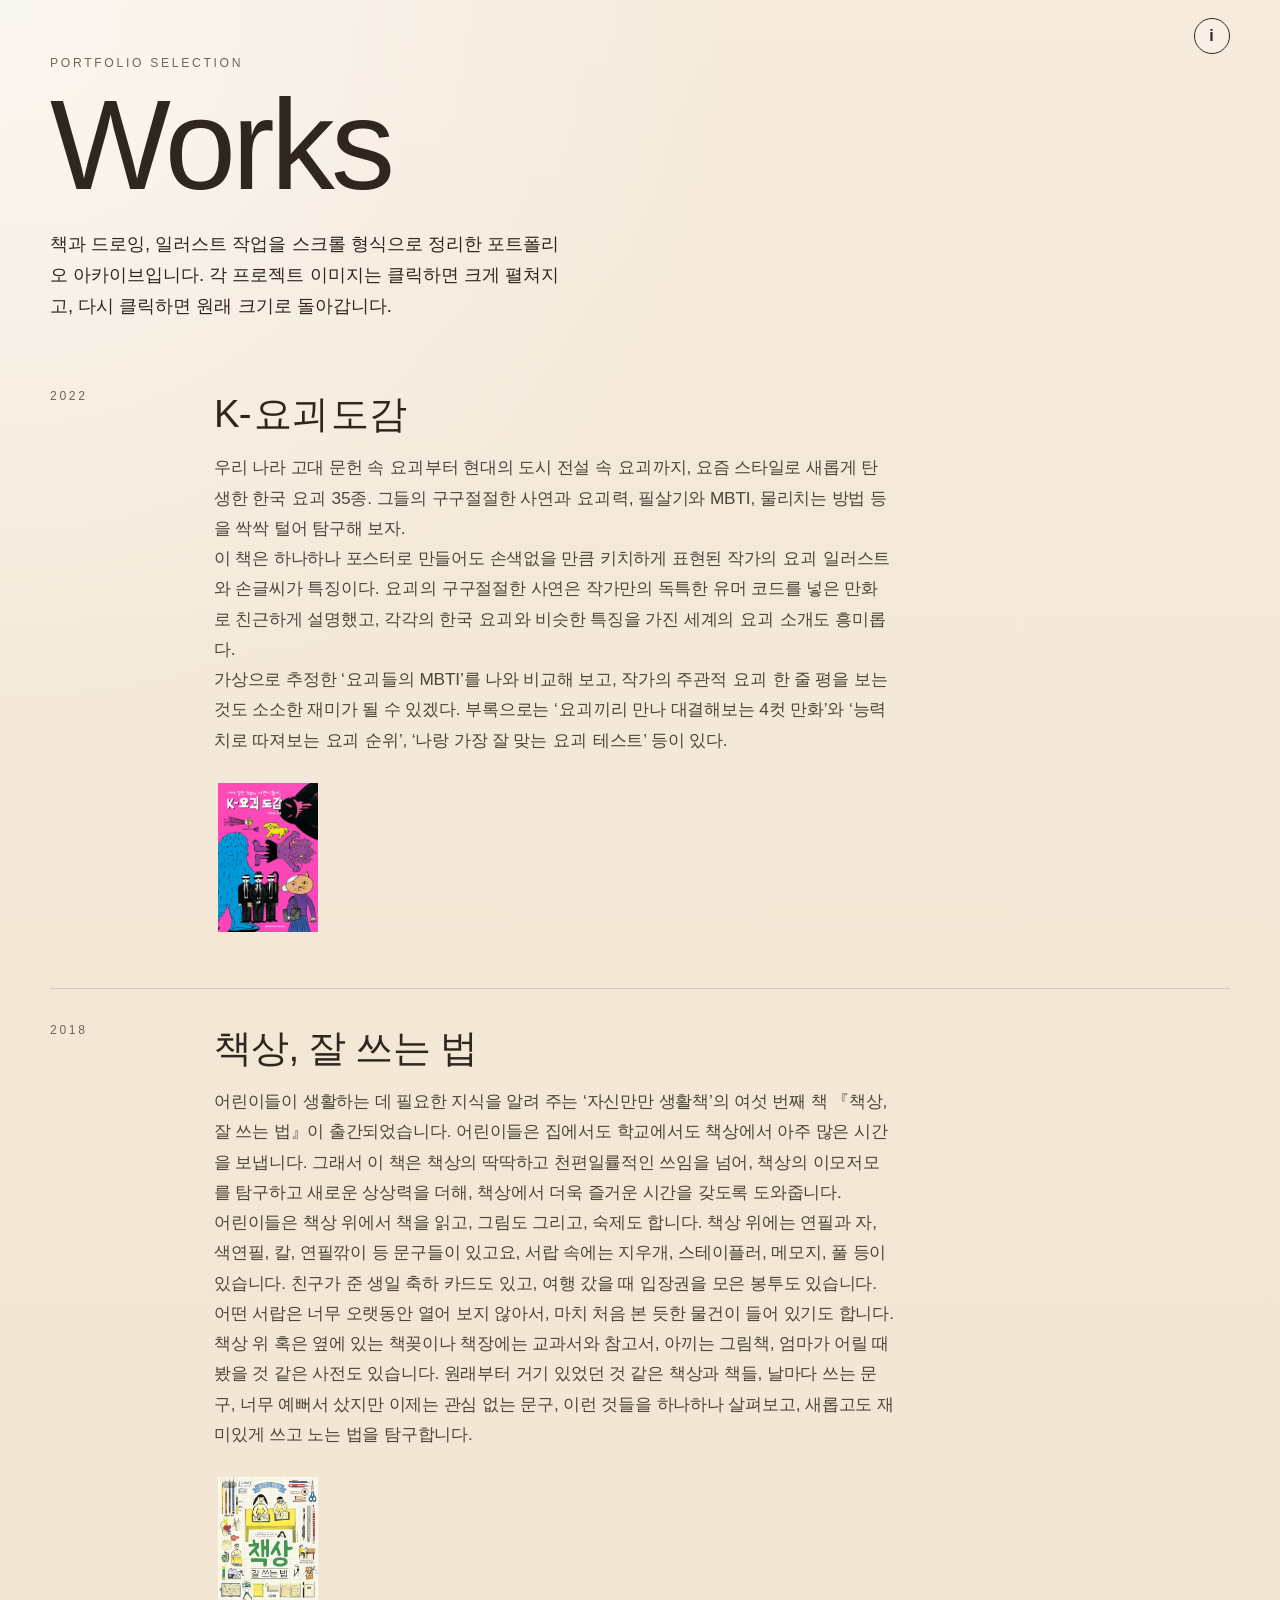
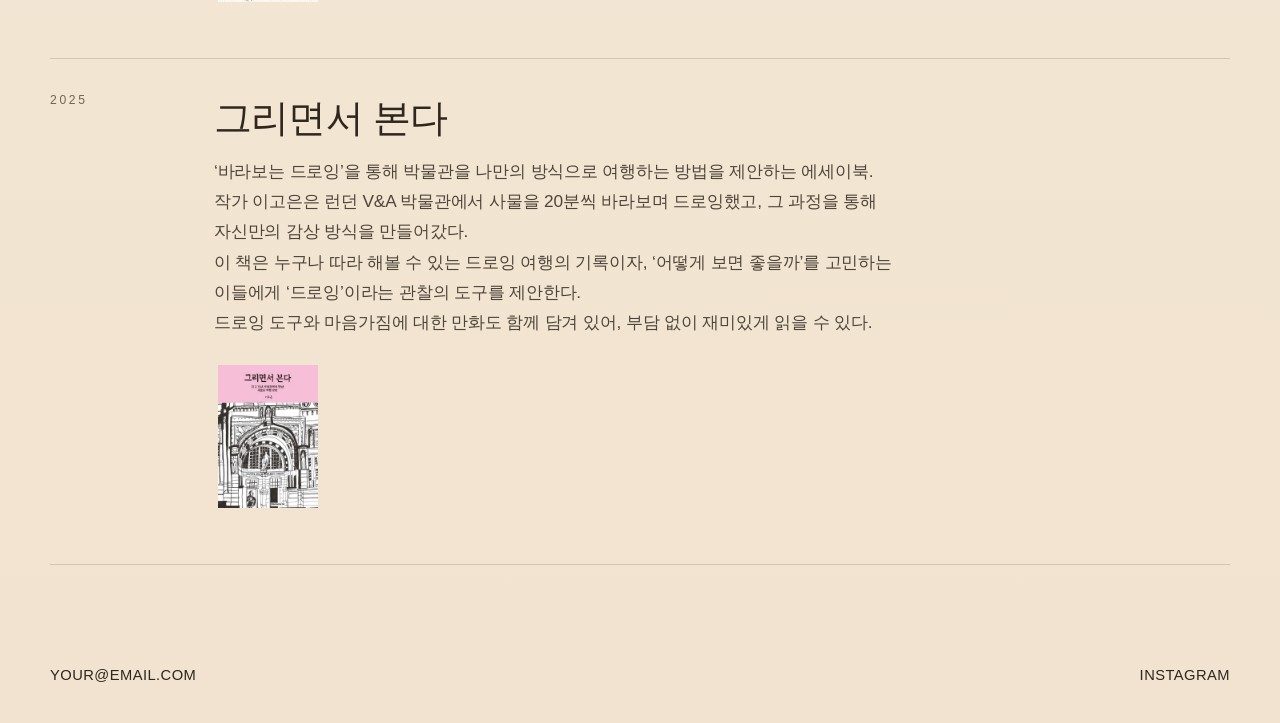
<file: index.html>
<!DOCTYPE html>
<html lang="ko">
<head>
  <meta charset="UTF-8">
  <meta name="viewport" content="width=device-width, initial-scale=1.0">
  <title>Works</title>
  <link rel="stylesheet" href="styles.css?v=2">
</head>
<body>
  <div class="ghost-cursor" aria-hidden="true">😈</div>
  <div class="page-shell">
    <a class="info-link" href="about.html" aria-label="작가소개 페이지로 이동">i</a>
    <header class="hero">
      <p class="hero-kicker">Portfolio Selection</p>
      <h1>Works</h1>
      <p class="hero-description">
        책과 드로잉, 일러스트 작업을 스크롤 형식으로 정리한 포트폴리오 아카이브입니다.
        각 프로젝트 이미지는 클릭하면 크게 펼쳐지고, 다시 클릭하면 원래 크기로 돌아갑니다.
      </p>
    </header>

    <main class="works-list">
      <section class="project-section">
        <div class="project-meta">
          <p class="project-years">2022</p>
          <div>
            <h2 class="project-title">K-<span class="yo-glyph">요괴</span>도감</h2>
            <p class="project-description">
              우리 나라 고대 문헌 속 <span class="yo-glyph">요괴</span>부터 현대의 도시 전설 속 <span class="yo-glyph">요괴</span>까지, 요즘 스타일로 새롭게 탄생한 한국 <span class="yo-glyph">요괴</span> 35종.
              그들의 구구절절한 사연과 <span class="yo-glyph">요괴</span>력, 필살기와 MBTI, 물리치는 방법 등을 싹싹 털어 탐구해 보자.
            </p>
            <p class="project-description">
              이 책은 하나하나 포스터로 만들어도 손색없을 만큼 키치하게 표현된 작가의 <span class="yo-glyph">요괴</span> 일러스트와 손글씨가 특징이다.
              <span class="yo-glyph">요괴</span>의 구구절절한 사연은 작가만의 독특한 유머 코드를 넣은 만화로 친근하게 설명했고,
              각각의 한국 <span class="yo-glyph">요괴</span>와 비슷한 특징을 가진 세계의 <span class="yo-glyph">요괴</span> 소개도 흥미롭다.
            </p>
            <p class="project-description">
              가상으로 추정한 ‘<span class="yo-glyph">요괴</span>들의 MBTI’를 나와 비교해 보고, 작가의 주관적 <span class="yo-glyph">요괴</span> 한 줄 평을 보는 것도 소소한 재미가 될 수 있겠다.
              부록으로는 ‘<span class="yo-glyph">요괴</span>끼리 만나 대결해보는 4컷 만화’와 ‘능력치로 따져보는 <span class="yo-glyph">요괴</span> 순위’, ‘나랑 가장 잘 맞는 <span class="yo-glyph">요괴</span> 테스트’ 등이 있다.
            </p>
          </div>
        </div>

        <div class="image-grid">
          <button class="image-card is-featured" type="button" aria-pressed="false">
            <span class="image-frame">
              <img src="kyokai.jpg" alt="K-요괴도감 표지 이미지">
            </span>
          </button>
        </div>
      </section>

      <section class="project-section">
        <div class="project-meta">
          <p class="project-years">2018</p>
          <div>
            <h2 class="project-title">책상, 잘 쓰는 법</h2>
            <p class="project-description">
              어린이들이 생활하는 데 필요한 지식을 알려 주는 ‘자신만만 생활책’의 여섯 번째 책 『책상, 잘 쓰는 법』이 출간되었습니다.
              어린이들은 집에서도 학교에서도 책상에서 아주 많은 시간을 보냅니다.
              그래서 이 책은 책상의 딱딱하고 천편일률적인 쓰임을 넘어, 책상의 이모저모를 탐구하고 새로운 상상력을 더해, 책상에서 더욱 즐거운 시간을 갖도록 도와줍니다.
            </p>
            <p class="project-description">
              어린이들은 책상 위에서 책을 읽고, 그림도 그리고, 숙제도 합니다.
              책상 위에는 연필과 자, 색연필, 칼, 연필깎이 등 문구들이 있고요, 서랍 속에는 지우개, 스테이플러, 메모지, 풀 등이 있습니다.
              친구가 준 생일 축하 카드도 있고, 여행 갔을 때 입장권을 모은 봉투도 있습니다.
            </p>
            <p class="project-description">
              어떤 서랍은 너무 오랫동안 열어 보지 않아서, 마치 처음 본 듯한 물건이 들어 있기도 합니다.
              책상 위 혹은 옆에 있는 책꽂이나 책장에는 교과서와 참고서, 아끼는 그림책, 엄마가 어릴 때 봤을 것 같은 사전도 있습니다.
              원래부터 거기 있었던 것 같은 책상과 책들, 날마다 쓰는 문구, 너무 예뻐서 샀지만 이제는 관심 없는 문구, 이런 것들을 하나하나 살펴보고, 새롭고도 재미있게 쓰고 노는 법을 탐구합니다.
            </p>
          </div>
        </div>

        <div class="image-grid">
          <button class="image-card is-featured" type="button" aria-pressed="false">
            <span class="image-frame">
              <img src="desk.jpg" alt="책상잘쓰는법 표지 이미지">
            </span>
          </button>
        </div>
      </section>

      <section class="project-section">
        <div class="project-meta">
          <p class="project-years">2025</p>
          <div>
            <h2 class="project-title">그리면서 본다</h2>
            <p class="project-description">
              ‘바라보는 드로잉’을 통해 박물관을 나만의 방식으로 여행하는 방법을 제안하는 에세이북.
              작가 이고은은 런던 V&amp;A 박물관에서 사물을 20분씩 바라보며 드로잉했고, 그 과정을 통해 자신만의 감상 방식을 만들어갔다.
            </p>
            <p class="project-description">
              이 책은 누구나 따라 해볼 수 있는 드로잉 여행의 기록이자,
              ‘어떻게 보면 좋을까’를 고민하는 이들에게 ‘드로잉’이라는 관찰의 도구를 제안한다.
            </p>
            <p class="project-description">
              드로잉 도구와 마음가짐에 대한 만화도 함께 담겨 있어, 부담 없이 재미있게 읽을 수 있다.
            </p>
          </div>
        </div>

        <div class="image-grid">
          <button class="image-card is-featured" type="button" aria-pressed="false">
            <span class="image-frame">
              <img src="draw.jpg" alt="그리면서본다 표지 이미지">
            </span>
          </button>
        </div>
      </section>
    </main>

    <footer class="contact-footer">
      <a href="mailto:your@email.com">your@email.com</a>
      <a href="https://instagram.com/yourhandle" target="_blank" rel="noreferrer">Instagram</a>
    </footer>
  </div>

  <script src="script.js"></script>
</body>
</html>
</file>
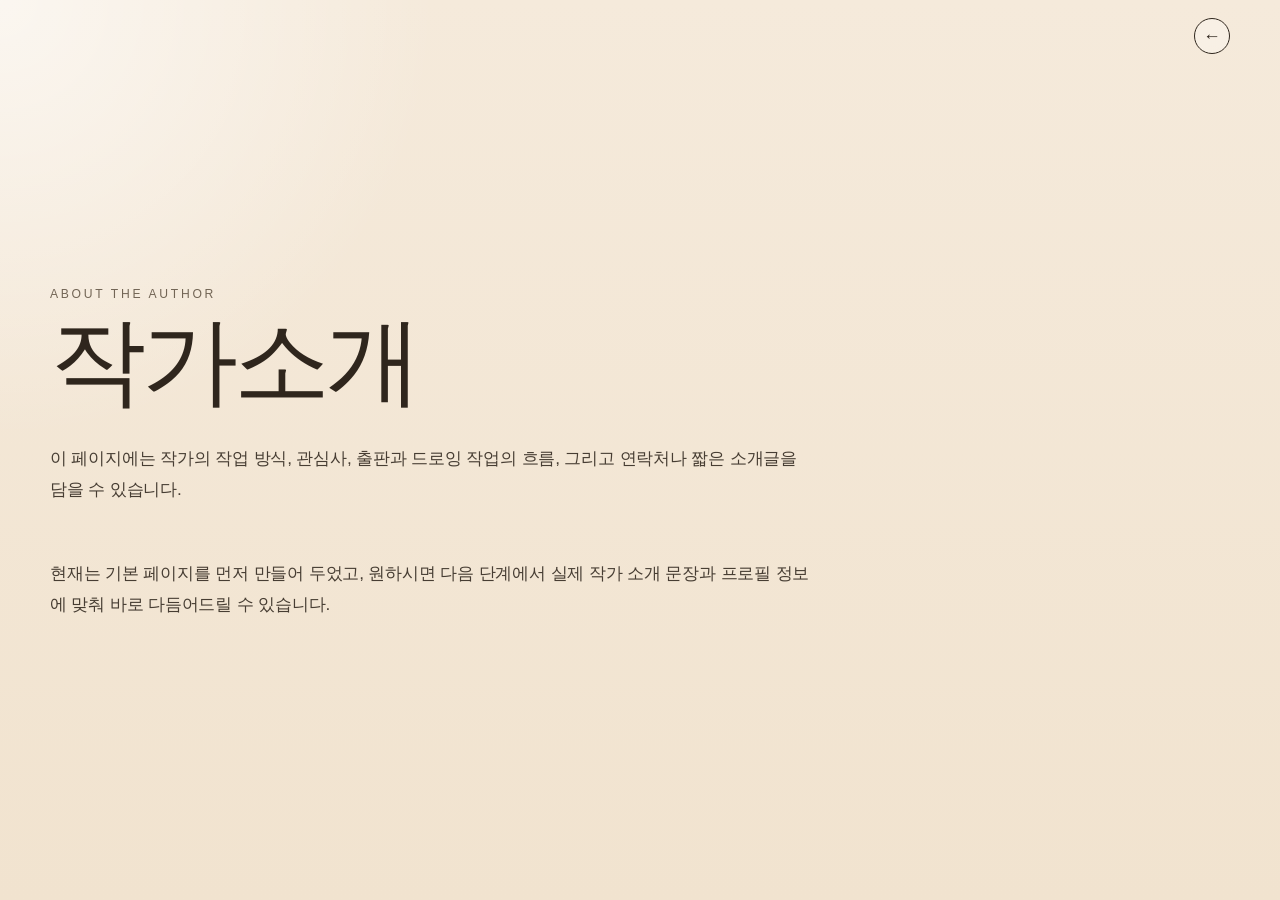
<file: about.html>
<!DOCTYPE html>
<html lang="ko">
<head>
  <meta charset="UTF-8">
  <meta name="viewport" content="width=device-width, initial-scale=1.0">
  <title>작가소개</title>
  <link rel="stylesheet" href="styles.css?v=2">
</head>
<body>
  <div class="page-shell page-shell-about">
    <a class="info-link info-link-back" href="index.html" aria-label="Works 페이지로 돌아가기">←</a>

    <main class="about-page">
      <p class="hero-kicker">About the Author</p>
      <h1 class="about-title">작가소개</h1>
      <div class="about-copy">
        <p>
          이 페이지에는 작가의 작업 방식, 관심사, 출판과 드로잉 작업의 흐름, 그리고 연락처나 짧은 소개글을 담을 수 있습니다.
        </p>
        <p>
          현재는 기본 페이지를 먼저 만들어 두었고, 원하시면 다음 단계에서 실제 작가 소개 문장과 프로필 정보에 맞춰 바로 다듬어드릴 수 있습니다.
        </p>
      </div>
    </main>
  </div>
</body>
</html>
</file>
<file: styles.css>
:root {
  --bg: #efe7d2;
  --bg-soft: rgba(255, 252, 244, 0.78);
  --ink: #2f261d;
  --muted: #726555;
  --line: rgba(47, 38, 29, 0.16);
  --shadow: 0 24px 60px rgba(63, 46, 22, 0.14);
  --radius: 0px;
  --font-sans: "Aptos", "Segoe UI", "Helvetica Neue", Helvetica, Arial, sans-serif;
}

* {
  box-sizing: border-box;
}

html {
  scroll-behavior: smooth;
}

body {
  margin: 0;
  min-height: 100vh;
  font-family: var(--font-sans);
  color: var(--ink);
  background:
    radial-gradient(circle at top left, rgba(255, 255, 255, 0.6), transparent 28%),
    linear-gradient(180deg, #f5eadb 0%, #f1e3cf 100%);
  transition: background 280ms ease;
}

.ghost-cursor {
  position: fixed;
  top: 0;
  left: 0;
  z-index: 9999;
  pointer-events: none;
  opacity: 0;
  transform: translate3d(-999px, -999px, 0) scale(0.8);
  transition: opacity 120ms ease, transform 120ms ease;
  font-size: 22px;
  line-height: 1;
}

.ghost-cursor.is-visible {
  opacity: 1;
}

body.theme-yellow {
  background:
    radial-gradient(circle at top left, rgba(255, 255, 255, 0.55), transparent 28%),
    linear-gradient(180deg, #f4e574 0%, #f0db4f 100%);
}

body.theme-green {
  background:
    radial-gradient(circle at top left, rgba(255, 255, 255, 0.5), transparent 28%),
    linear-gradient(180deg, #bdd39b 0%, #a9c47f 100%);
}

.page-shell {
  width: min(1180px, calc(100% - 40px));
  margin: 0 auto;
  padding: 56px 0 32px;
  position: relative;
}

.page-shell-about {
  min-height: 100vh;
}

.info-link {
  position: absolute;
  top: 18px;
  right: 0;
  display: inline-flex;
  align-items: center;
  justify-content: center;
  width: 36px;
  height: 36px;
  border: 1.5px solid var(--ink);
  border-radius: 999px;
  color: var(--ink);
  font-size: 1rem;
  font-weight: 600;
  text-decoration: none;
  background: rgba(255, 255, 255, 0.28);
  backdrop-filter: blur(6px);
}

.info-link:hover {
  background: #ff00a8;
  border-color: #ff00a8;
  color: #fff7f8;
}

.info-link-back {
  font-size: 1.1rem;
}
}

.hero {
  padding: 40px 0 72px;
  border-bottom: 1px solid var(--line);
}

.hero-kicker,
.project-years {
  margin: 0 0 14px;
  font-family: var(--font-sans);
  font-size: 0.76rem;
  letter-spacing: 0.22em;
  text-transform: uppercase;
  color: var(--muted);
}

.hero h1 {
  margin: 0;
  font-size: clamp(3.8rem, 10vw, 8rem);
  line-height: 0.95;
  font-weight: 400;
  letter-spacing: -0.03em;
}

.hero-description {
  width: min(520px, 100%);
  margin: 22px 0 0;
  font-size: 1.15rem;
  line-height: 1.7;
}

.works-list {
  padding: 34px 0 80px;
}

.project-section {
  display: grid;
  gap: 28px;
  padding: 34px 0 56px;
  border-bottom: 1px solid var(--line);
  grid-template-columns: 140px minmax(0, 1fr);
}

.project-meta {
  display: grid;
  grid-column: 1 / -1;
  grid-template-columns: 140px minmax(0, 1fr);
  gap: 24px;
  align-items: start;
}

.project-title {
  margin: 0 0 12px;
  font-size: clamp(2rem, 3vw, 3rem);
  font-weight: 400;
  letter-spacing: -0.02em;
}

.project-description {
  width: min(680px, 100%);
  margin: 0;
  font-size: 1.08rem;
  line-height: 1.75;
  letter-spacing: -0.01em;
  color: rgba(47, 38, 29, 0.84);
}

.yo-glyph {
  display: inline-block;
  padding: 0 0.08em;
  transition: background-color 180ms ease, color 180ms ease;
}

.yo-glyph:hover {
  background: #ff00a8;
  color: #fff7f8;
  cursor: none;
}

.image-grid {
  grid-column: 2;
  display: grid;
  grid-template-columns: repeat(12, minmax(0, 1fr));
  gap: 18px;
}

.image-card {
  grid-column: auto;
  display: block;
  width: 100px;
  justify-self: start;
  padding: 0;
  border: 0;
  border-radius: var(--radius);
  background: transparent;
  box-shadow: none;
  cursor: zoom-in;
  appearance: none;
  -webkit-appearance: none;
  color: inherit;
  -webkit-tap-highlight-color: rgba(255, 0, 168, 0.28);
  transition:
    transform 240ms ease,
    background-color 240ms ease,
    box-shadow 240ms ease;
}

.image-card:hover {
  transform: translateY(-4px);
}

.image-card:focus {
  outline: none;
}

.image-card:active {
  outline: none;
}

.image-card:focus-visible {
  outline: none;
}

.image-card::-moz-focus-inner {
  border: 0;
}

.image-card.is-featured {
  grid-column: auto;
}

.image-card.is-expanded {
  grid-column: 1 / -1;
  width: auto;
  justify-self: start;
  padding: 0;
  background: transparent;
  box-shadow: none;
  transform: none;
  cursor: zoom-out;
  margin-left: auto;
  margin-right: auto;
}

.image-frame {
  display: block;
  overflow: hidden;
  border-radius: 0;
  background: transparent;
}

.image-card img {
  display: block;
  width: 100%;
  height: auto;
}

.image-card.is-expanded img {
  width: auto;
  max-width: 100%;
}

.contact-footer {
  display: flex;
  justify-content: space-between;
  gap: 20px;
  padding: 22px 0 8px;
}

.contact-footer a {
  color: var(--ink);
  font-family: var(--font-sans);
  font-size: 0.92rem;
  letter-spacing: 0.03em;
  text-decoration: none;
  text-transform: uppercase;
}

.contact-footer a:hover {
  text-decoration: underline;
}

.about-page {
  display: grid;
  align-content: center;
  min-height: calc(100vh - 88px);
  max-width: 760px;
}

.about-title {
  margin: 0 0 20px;
  font-size: clamp(3rem, 9vw, 6rem);
  line-height: 0.95;
  letter-spacing: -0.04em;
  font-weight: 500;
}

.about-copy {
  display: grid;
  gap: 18px;
  font-size: 1.08rem;
  line-height: 1.8;
  letter-spacing: -0.01em;
  color: rgba(47, 38, 29, 0.88);
}

@media (max-width: 900px) {
  .project-section {
    grid-template-columns: 1fr;
  }

  .project-meta {
    grid-template-columns: 1fr;
    gap: 10px;
  }

  .image-grid {
    grid-column: auto;
  }

  .image-card,
  .image-card.is-featured {
    grid-column: auto;
  }
}

@media (max-width: 640px) {
  .page-shell {
    width: min(100% - 24px, 1180px);
    padding-top: 28px;
  }

  .info-link {
    top: 8px;
  }

  .hero {
    padding: 20px 0 48px;
  }

  .hero-description,
  .project-description {
    font-size: 1rem;
  }

  .image-grid {
    grid-template-columns: repeat(1, minmax(0, 1fr));
  }

  .image-card,
  .image-card.is-featured,
  .image-card.is-expanded {
    grid-column: auto;
  }

  .image-card.is-expanded {
    justify-self: center;
  }

  .image-card:focus,
  .image-card:focus-visible,
  .image-card:active {
    outline: none;
  }

  .contact-footer {
    flex-direction: column;
    padding-bottom: 24px;
  }
}
</file>
